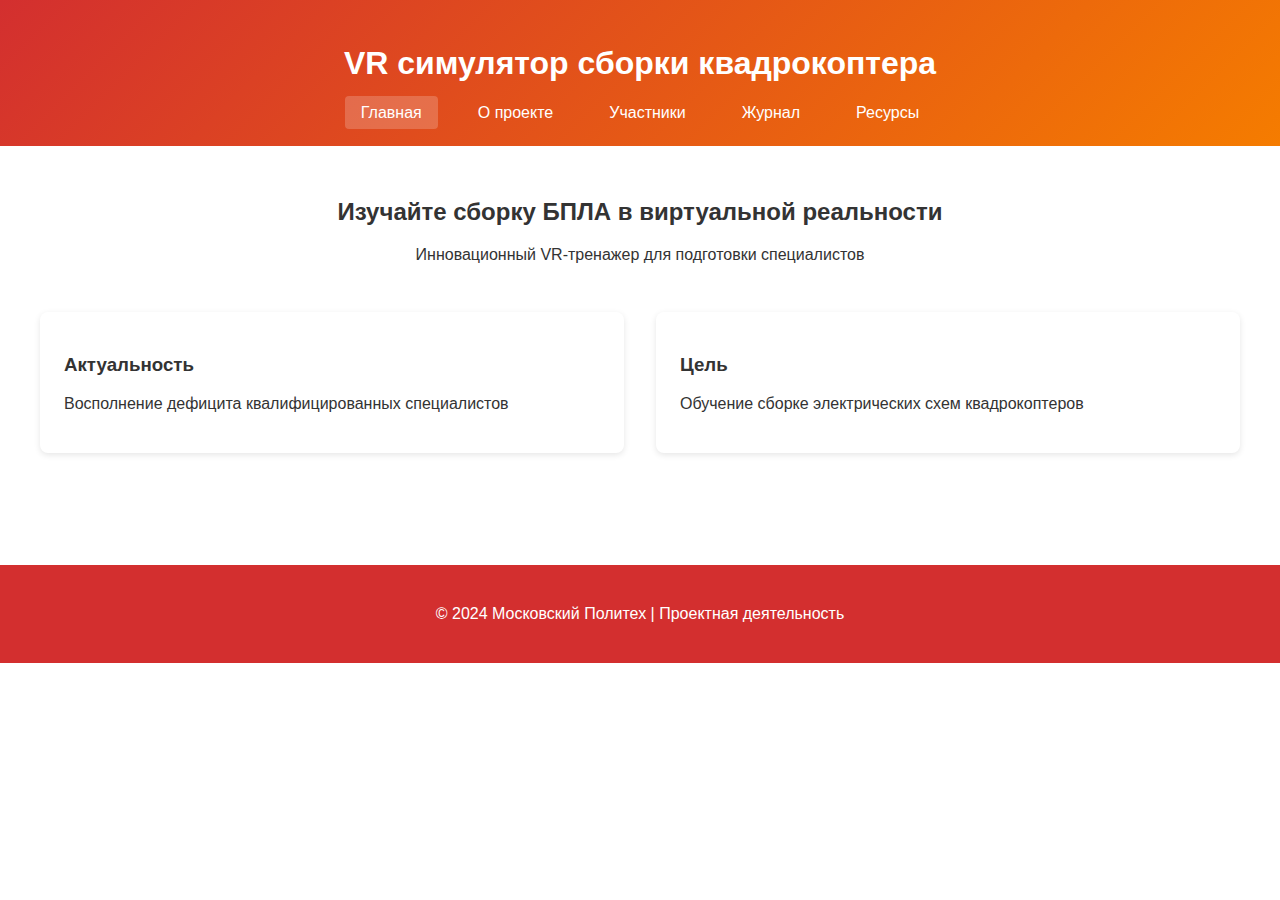
<file: SITE/index.html>
<!DOCTYPE html>
<html lang="ru">
<head>
    <meta charset="UTF-8">
    <meta name="viewport" content="width=device-width, initial-scale=1.0">
    <title>VR симулятор | Главная</title>
    <style>
        :root {
            --primary-red: #d32f2f;
            --primary-orange: #f57c00;
            --primary-white: #ffffff;
            --content-padding: min(5vw, 2.5rem);
            --max-width: 1200px;
        }
        body {
            font-family: 'Segoe UI', Tahoma, Geneva, Verdana, sans-serif;
            margin: 0;
            padding: 0;
            background: var(--primary-white);
            color: #333;
        }
        header {
            background: linear-gradient(135deg, var(--primary-red), var(--primary-orange));
            color: white;
            padding: 1.5rem var(--content-padding);
            text-align: center;
        }
        nav ul {
            list-style: none;
            padding: 0;
            display: flex;
            justify-content: center;
            gap: 1.5rem;
            margin: 1rem 0 0;
        }
        nav a {
            color: white;
            text-decoration: none;
            padding: 0.5rem 1rem;
            border-radius: 4px;
        }
        nav a.active {
            background: rgba(255,255,255,0.2);
        }
        main {
            padding: 2rem var(--content-padding);
            max-width: var(--max-width);
            margin: 0 auto;
        }
        .hero {
            text-align: center;
            margin-bottom: 3rem;
        }
        .features {
            display: grid;
            grid-template-columns: repeat(auto-fit, minmax(300px, 1fr));
            gap: 2rem;
            margin: 2rem 0;
        }
        .feature-card {
            background: white;
            padding: 1.5rem;
            border-radius: 8px;
            box-shadow: 0 2px 6px rgba(0,0,0,0.1);
        }
        footer {
            background: var(--primary-red);
            color: white;
            text-align: center;
            padding: 1.5rem var(--content-padding);
            margin-top: 3rem;
        }
        @media (max-width: 768px) {
            :root {
                --content-padding: 1.5rem;
            }
            nav ul {
                flex-wrap: wrap;
            }
        }
    </style>
</head>
<body>
    <header>
        <h1>VR симулятор сборки квадрокоптера</h1>
        <nav>
            <ul>
                <li><a href="index.html" class="active">Главная</a></li>
                <li><a href="about.html">О проекте</a></li>
                <li><a href="team.html">Участники</a></li>
                <li><a href="journal.html">Журнал</a></li>
                <li><a href="resources.html">Ресурсы</a></li>
            </ul>
        </nav>
    </header>

    <main>
        <section class="hero">
            <h2>Изучайте сборку БПЛА в виртуальной реальности</h2>
            <p>Инновационный VR-тренажер для подготовки специалистов</p>
        </section>

        <section class="features">
            <div class="feature-card">
                <h3>Актуальность</h3>
                <p>Восполнение дефицита квалифицированных специалистов</p>
            </div>
            <div class="feature-card">
                <h3>Цель</h3>
                <p>Обучение сборке электрических схем квадрокоптеров</p>
            </div>
        </section>
    </main>

    <footer>
        <p>© 2024 Московский Политех | Проектная деятельность</p>
    </footer>
</body>
</html>
</file>
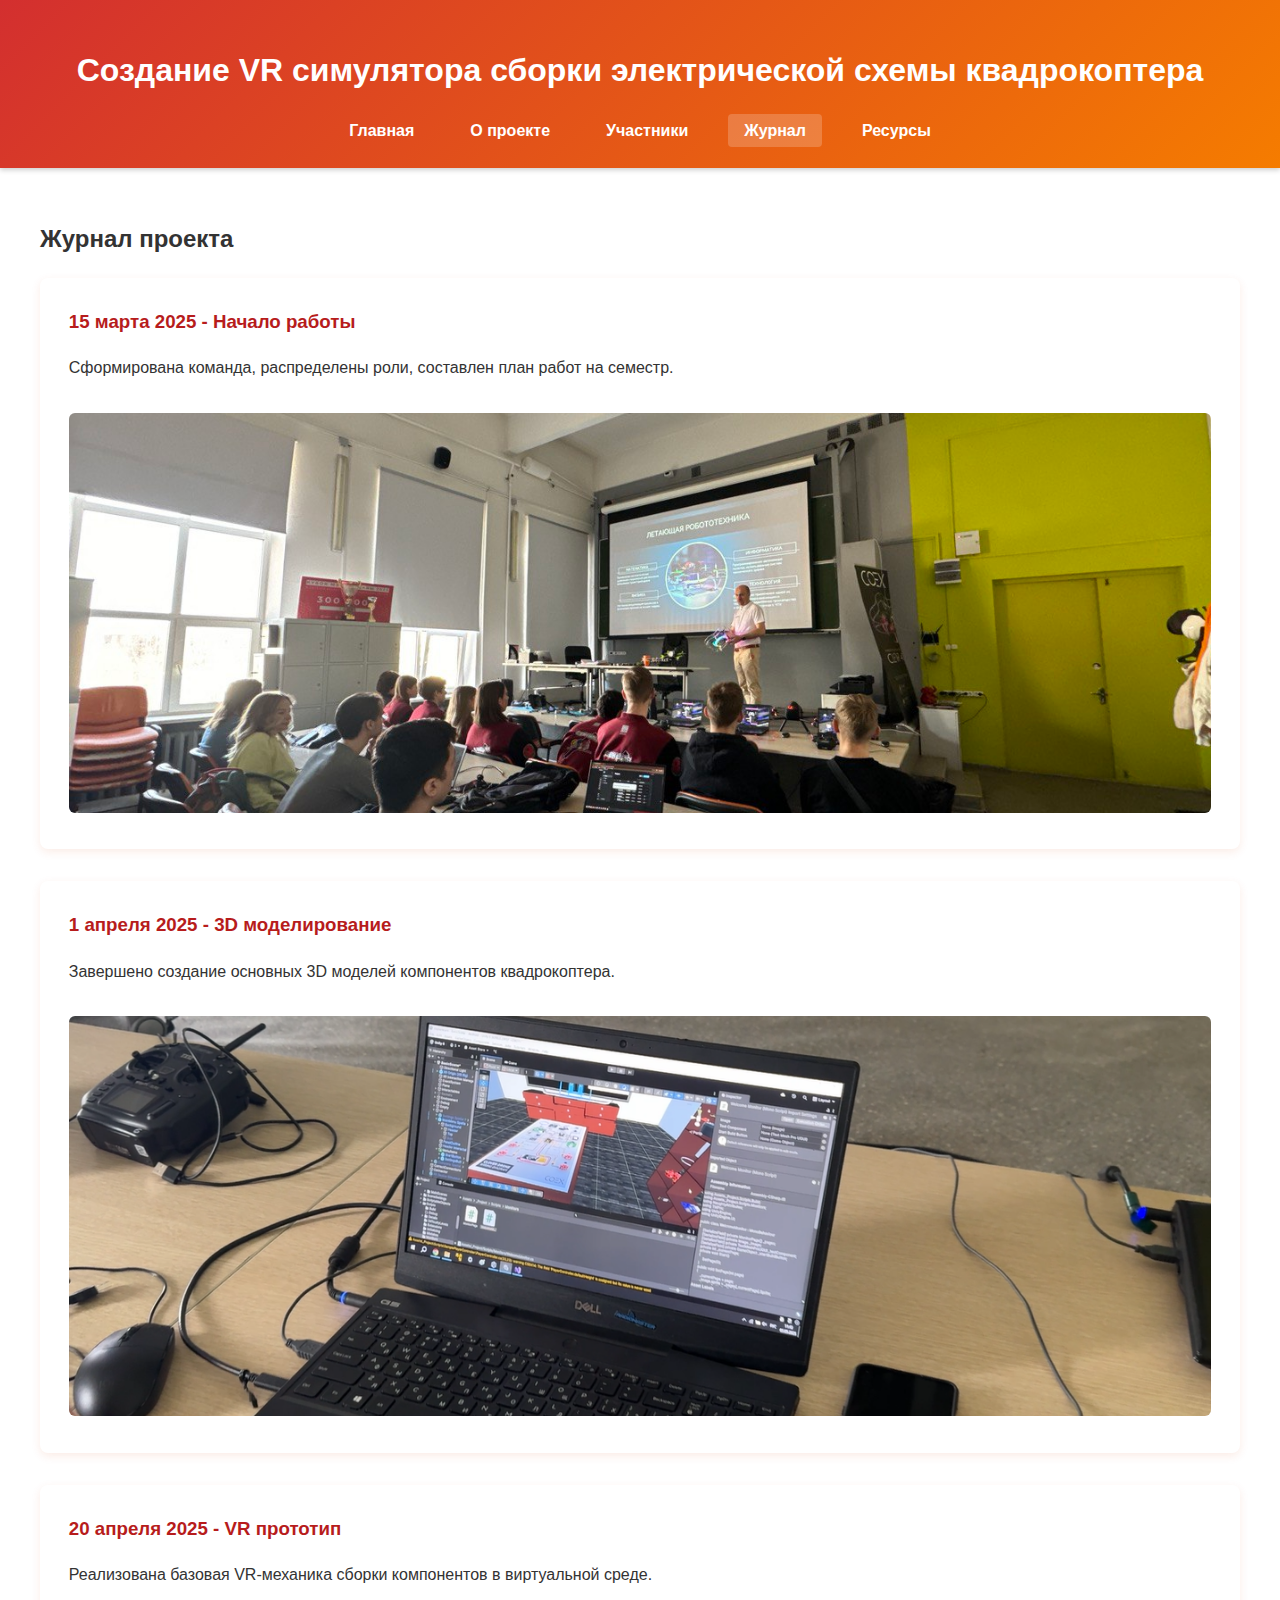
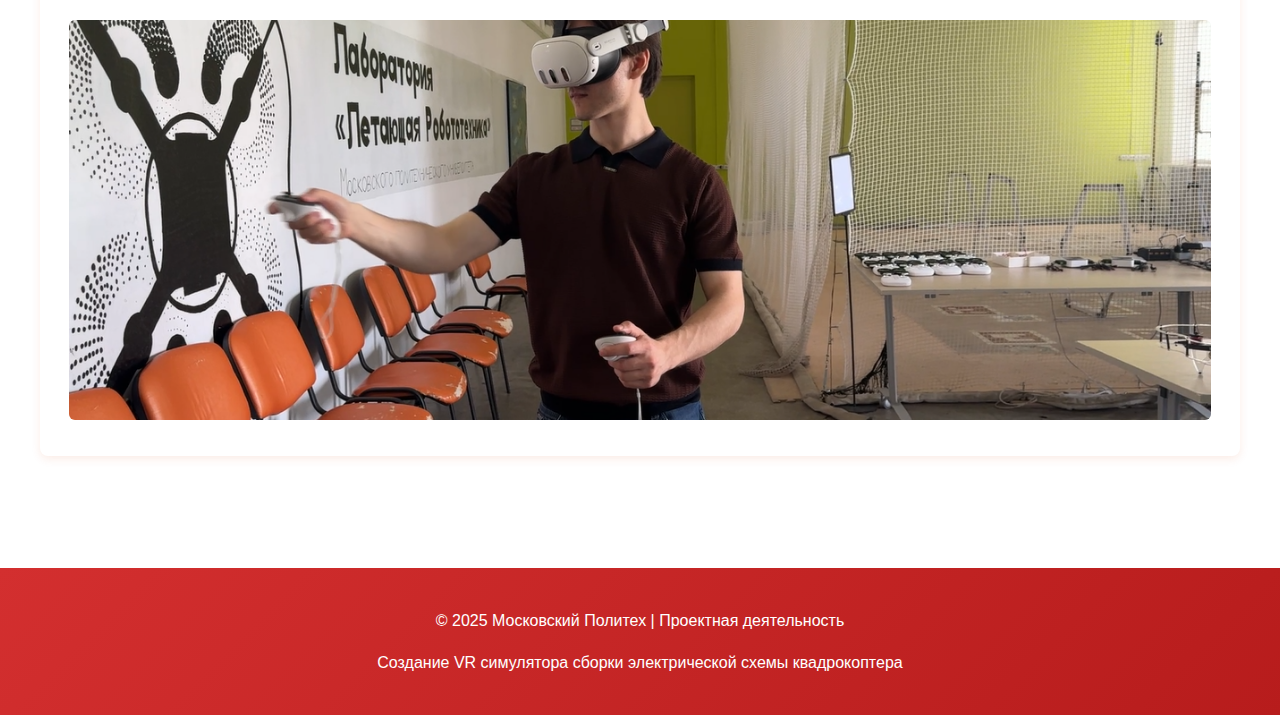
<file: SITE/journal.html>
<!DOCTYPE html>
<html lang="ru">
<head>
    <meta charset="UTF-8">
    <meta name="viewport" content="width=device-width, initial-scale=1.0">
    <title>Создание VR симулятора сборки электрической схемы квадрокоптера | Журнал</title>
    <style>
        :root {
            --primary-red: #d32f2f;
            --primary-orange: #f57c00;
            --primary-white: #ffffff;
            --dark-accent: #b71c1c;
            --content-padding: min(5vw, 2.5rem);
            --max-width: 1200px;
        }
        body {
            font-family: 'Segoe UI', Tahoma, Geneva, Verdana, sans-serif;
            margin: 0;
            padding: 0;
            background: var(--primary-white);
            color: #333;
            line-height: 1.6;
        }
        header {
            background: linear-gradient(135deg, var(--primary-red), var(--primary-orange));
            color: white;
            padding: 1.5rem var(--content-padding);
            text-align: center;
            box-shadow: 0 2px 5px rgba(0,0,0,0.2);
        }
        nav ul {
            list-style: none;
            padding: 0;
            display: flex;
            justify-content: center;
            gap: 1.5rem;
            margin: 1rem 0 0;
            flex-wrap: wrap;
        }
        nav a {
            color: white;
            text-decoration: none;
            font-weight: 600;
            padding: 0.5rem 1rem;
            border-radius: 4px;
            transition: all 0.3s ease;
        }
        nav a:hover, nav a.active {
            background: rgba(255,255,255,0.2);
            transform: translateY(-2px);
        }
        main {
            padding: 2rem var(--content-padding);
            max-width: var(--max-width);
            margin: 0 auto;
        }
        .journal-entry {
            background: white;
            padding: 1.8rem;
            border-radius: 8px;
            margin-bottom: 2rem;
            box-shadow: 0 3px 10px rgba(214, 69, 0, 0.1);
        }
        .journal-entry h3 {
            color: var(--dark-accent);
            margin-top: 0;
        }
        .journal-entry img {
            width: 100%;
            max-height: 400px;
            object-fit: cover;
            border-radius: 6px;
            margin-top: 1rem;
        }
        footer {
            background: linear-gradient(135deg, var(--primary-red), var(--dark-accent));
            color: white;
            text-align: center;
            padding: 1.5rem var(--content-padding);
            margin-top: 3rem;
        }
        @media (max-width: 768px) {
            :root {
                --content-padding: 1.5rem;
            }
        }
    </style>
</head>
<body>
    <header>
        <h1>Создание VR симулятора сборки электрической схемы квадрокоптера</h1>
        <nav>
            <ul>
                <li><a href="index.html">Главная</a></li>
                <li><a href="about.html">О проекте</a></li>
                <li><a href="team.html">Участники</a></li>
                <li><a href="journal.html" class="active">Журнал</a></li>
                <li><a href="resources.html">Ресурсы</a></li>
            </ul>
        </nav>
    </header>

    <main>
        <h2>Журнал проекта</h2>
        
        <div class="journal-entry">
            <h3>15 марта 2025 - Начало работы</h3>
            <p>Сформирована команда, распределены роли, составлен план работ на семестр.</p>
            <img src="images/journal/team-meeting.jpg" alt="Совещание команды">
        </div>
        
        <div class="journal-entry">
            <h3>1 апреля 2025 - 3D моделирование</h3>
            <p>Завершено создание основных 3D моделей компонентов квадрокоптера.</p>
            <img src="images/journal/3d-models.jpg" alt="3D модели компонентов">
        </div>
        
        <div class="journal-entry">
            <h3>20 апреля 2025 - VR прототип</h3>
            <p>Реализована базовая VR-механика сборки компонентов в виртуальной среде.</p>
            <img src="images/journal/vr-test.jpg" alt="Тестирование VR">
        </div>
    </main>

    <footer>
        <p>© 2025 Московский Политех | Проектная деятельность</p>
        <p>Создание VR симулятора сборки электрической схемы квадрокоптера</p>
    </footer>
</body>
</html>
</file>
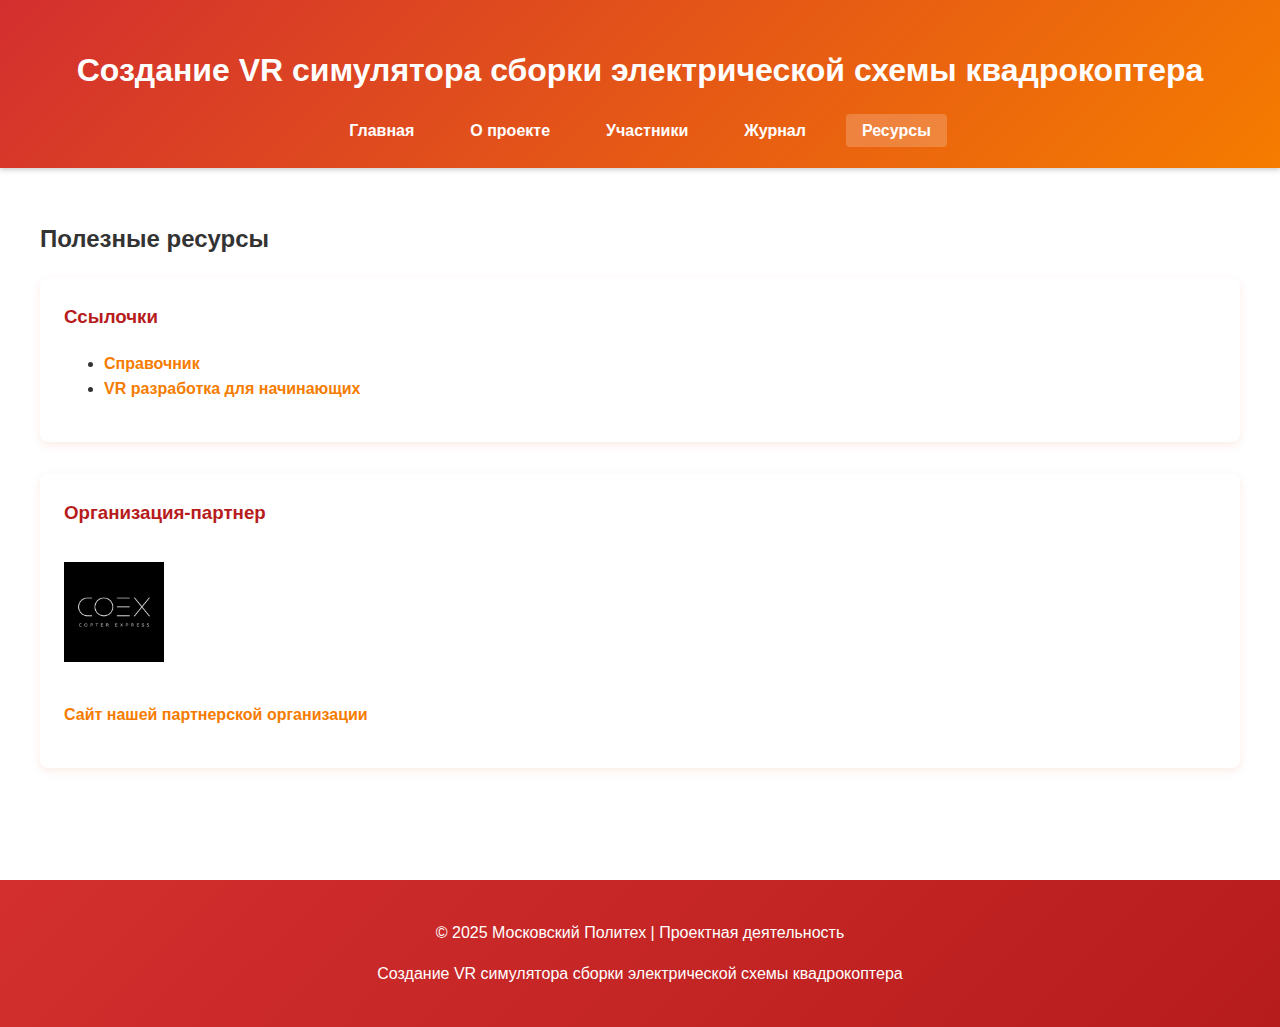
<file: SITE/resources.html>
<!DOCTYPE html>
<html lang="ru">
<head>
    <meta charset="UTF-8">
    <meta name="viewport" content="width=device-width, initial-scale=1.0">
    <title>Создание VR симулятора сборки электрической схемы квадрокоптера | Ресурсы</title>
    <style>
        :root {
            --primary-red: #d32f2f;
            --primary-orange: #f57c00;
            --primary-white: #ffffff;
            --dark-accent: #b71c1c;
            --content-padding: min(5vw, 2.5rem);
            --max-width: 1200px;
        }
        body {
            font-family: 'Segoe UI', Tahoma, Geneva, Verdana, sans-serif;
            margin: 0;
            padding: 0;
            background: var(--primary-white);
            color: #333;
            line-height: 1.6;
        }
        header {
            background: linear-gradient(135deg, var(--primary-red), var(--primary-orange));
            color: white;
            padding: 1.5rem var(--content-padding);
            text-align: center;
            box-shadow: 0 2px 5px rgba(0,0,0,0.2);
        }
        nav ul {
            list-style: none;
            padding: 0;
            display: flex;
            justify-content: center;
            gap: 1.5rem;
            margin: 1rem 0 0;
            flex-wrap: wrap;
        }
        nav a {
            color: white;
            text-decoration: none;
            font-weight: 600;
            padding: 0.5rem 1rem;
            border-radius: 4px;
            transition: all 0.3s ease;
        }
        nav a:hover, nav a.active {
            background: rgba(255,255,255,0.2);
            transform: translateY(-2px);
        }
        main {
            padding: 2rem var(--content-padding);
            max-width: var(--max-width);
            margin: 0 auto;
        }
        .resource-card {
            background: white;
            padding: 1.5rem;
            border-radius: 8px;
            margin-bottom: 2rem;
            box-shadow: 0 3px 10px rgba(214, 69, 0, 0.1);
        }
        .resource-card h3 {
            color: var(--dark-accent);
            margin-top: 0;
        }
        .resource-card a {
            color: var(--primary-orange);
            font-weight: 600;
            text-decoration: none;
            transition: color 0.3s ease;
        }
        .resource-card a:hover {
            color: var(--primary-red);
            text-decoration: underline;
        }
        .partner-logo {
            max-width: 200px;
            max-height: 100px;
            width: auto;
            height: auto;
            object-fit: contain;
            margin: 1rem 0;
            transition: transform 0.3s ease;
        }
        .partner-logo:hover {
            transform: scale(1.05);
        }
        footer {
            background: linear-gradient(135deg, var(--primary-red), var(--dark-accent));
            color: white;
            text-align: center;
            padding: 1.5rem var(--content-padding);
            margin-top: 3rem;
        }
        @media (max-width: 768px) {
            :root {
                --content-padding: 1.5rem;
            }
            .partner-logo {
                max-width: 150px;
            }
        }
    </style>
</head>
<body>
    <header>
        <h1>Создание VR симулятора сборки электрической схемы квадрокоптера</h1>
        <nav>
            <ul>
                <li><a href="index.html">Главная</a></li>
                <li><a href="about.html">О проекте</a></li>
                <li><a href="team.html">Участники</a></li>
                <li><a href="journal.html">Журнал</a></li>
                <li><a href="resources.html" class="active">Ресурсы</a></li>
            </ul>
        </nav>
    </header>

    <main>
        <h2>Полезные ресурсы</h2>
        
        <div class="resource-card">
            <h3>Ссылочки</h3>
            <ul>
                <li>
                    <a href="https://clover.coex.tech/ru/" 
                       target="_blank" 
                       rel="noopener noreferrer">
                        Справочник
                    </a>
                </li>
                <li>
                    <a href="https://www.youtube.com/watch?v=7r8QGtDQ67E" 
                       target="_blank" 
                       rel="noopener noreferrer">
                        VR разработка для начинающих
                    </a>
                </li>
            </ul>
        </div>
        
        <div class="resource-card">
            <h3>Организация-партнер</h3>
            <a href="https://ru.coex.tech/" target="_blank" rel="noopener noreferrer">
                <img src="images/partners/logo-partner.jpg" alt="Логотип партнера" class="partner-logo">
            </a>
            <p>
                <a href="https://ru.coex.tech/" 
                   target="_blank" 
                   rel="noopener noreferrer">
                    Сайт нашей партнерской организации
                </a>
            </p>
        </div>
    </main>

    <footer>
        <p>© 2025 Московский Политех | Проектная деятельность</p>
        <p>Создание VR симулятора сборки электрической схемы квадрокоптера</p>
    </footer>
</body>
</html>
</file>
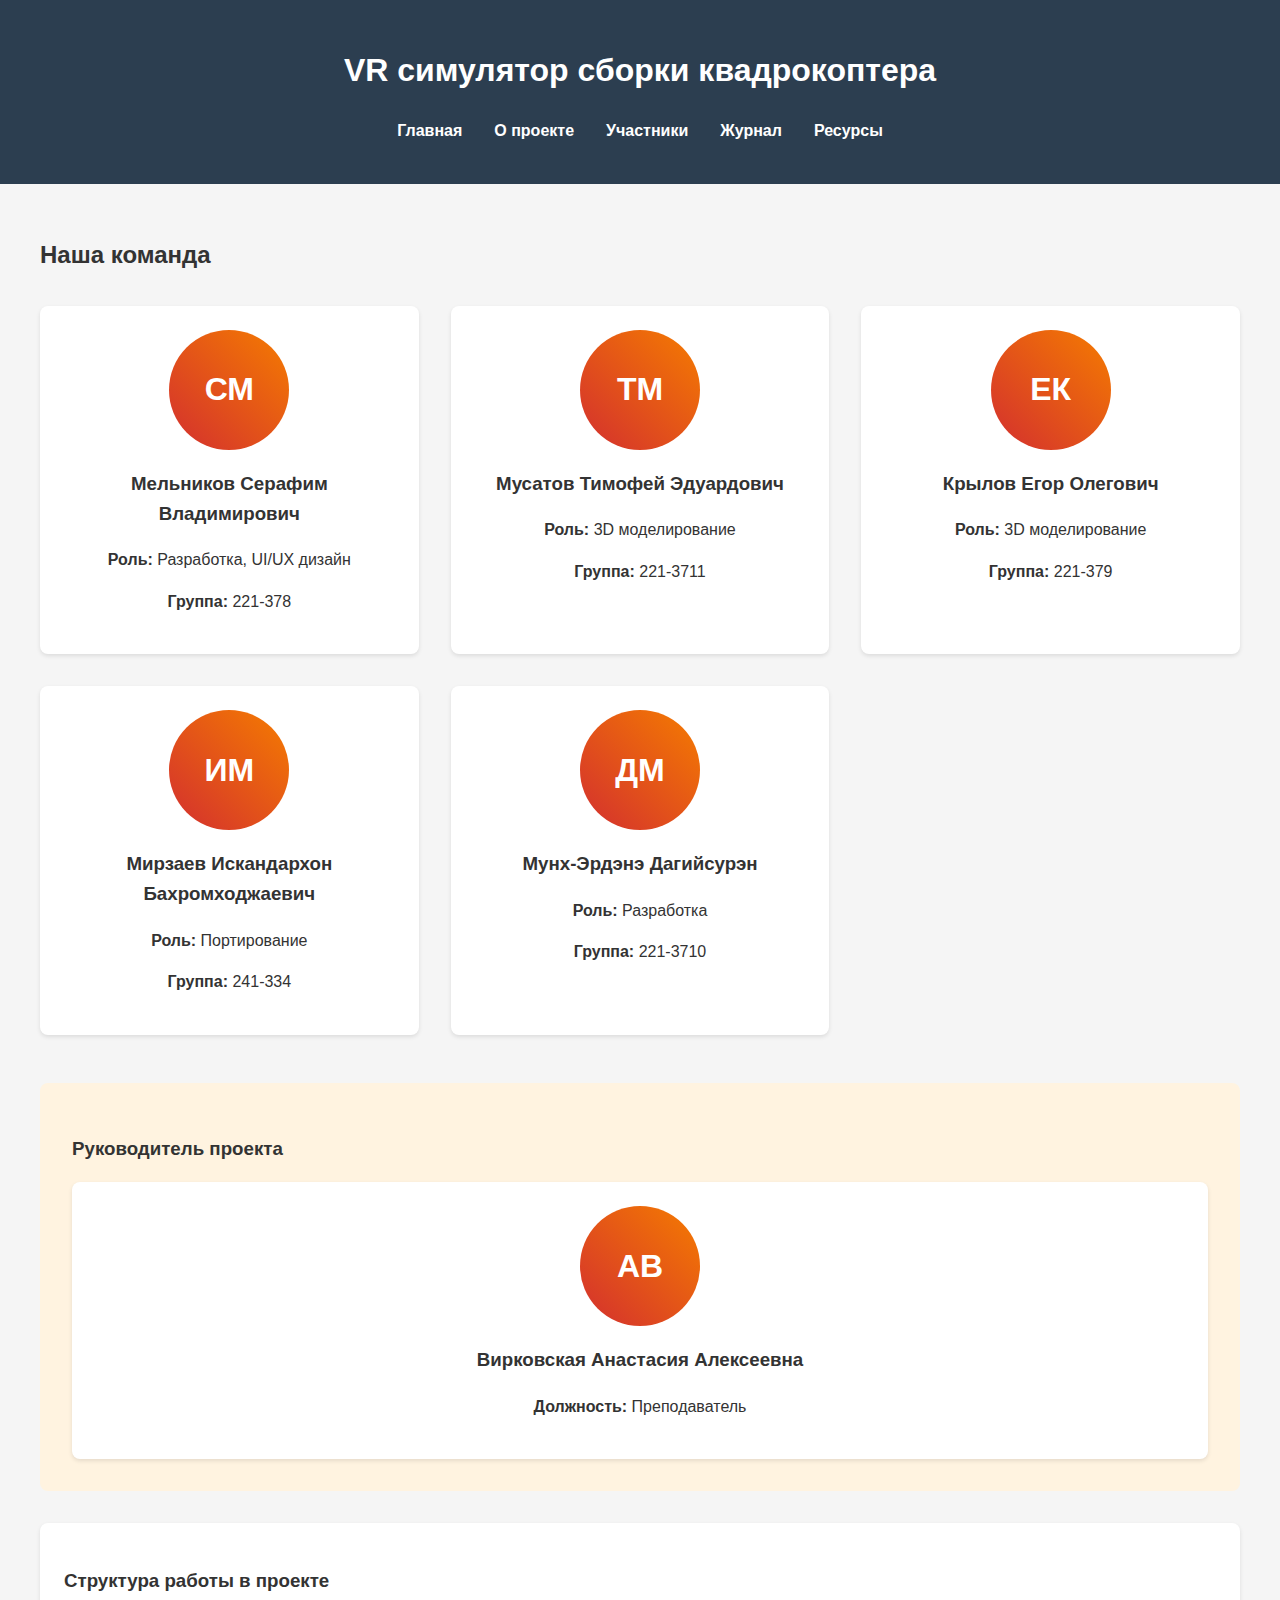
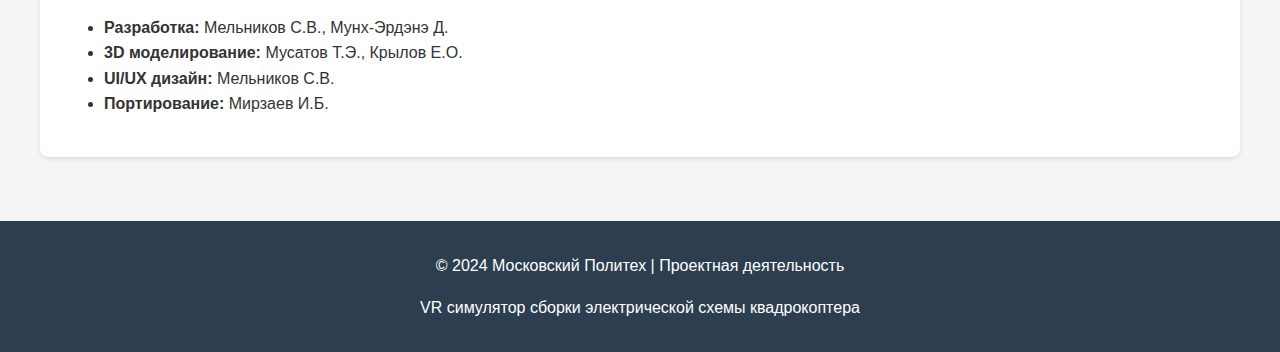
<file: SITE/team.html>
<!DOCTYPE html>
<html lang="ru">
<head>
    <meta charset="UTF-8">
    <meta name="viewport" content="width=device-width, initial-scale=1.0">
    <title>VR симулятор | Участники</title>
    <link rel="stylesheet" href="css/style.css">
    <style>
        .team-container {
            display: grid;
            grid-template-columns: repeat(auto-fill, minmax(300px, 1fr));
            gap: 2rem;
            margin: 2rem 0;
        }
        .team-member {
            background: white;
            border-radius: 8px;
            padding: 1.5rem;
            box-shadow: 0 2px 4px rgba(0,0,0,0.1);
            text-align: center;
            transition: all 0.3s ease;
        }
        .team-member:hover {
            transform: translateY(-5px);
            box-shadow: 0 5px 15px rgba(214, 69, 0, 0.2);
        }
        .avatar {
            width: 120px;
            height: 120px;
            border-radius: 50%;
            background: linear-gradient(45deg, #d32f2f, #f57c00);
            color: white;
            display: flex;
            align-items: center;
            justify-content: center;
            font-size: 2rem;
            margin: 0 auto 1rem;
            font-weight: bold;
        }
        .supervisor {
            background-color: #fff3e0;
            padding: 2rem;
            margin-top: 3rem;
            border-radius: 8px;
        }
        .team-structure {
            background: white;
            padding: 1.5rem;
            border-radius: 8px;
            margin-top: 2rem;
            box-shadow: 0 2px 4px rgba(0,0,0,0.1);
        }
    </style>
</head>
<body>
    <header>
        <h1>VR симулятор сборки квадрокоптера</h1>
        <nav>
            <ul>
                <li><a href="index.html">Главная</a></li>
                <li><a href="about.html">О проекте</a></li>
                <li><a href="team.html" class="active">Участники</a></li>
                <li><a href="journal.html">Журнал</a></li>
                <li><a href="resources.html">Ресурсы</a></li>
            </ul>
        </nav>
    </header>

    <main>
        <section>
            <h2>Наша команда</h2>
            
            <div class="team-container">
                <div class="team-member">
                    <div class="avatar">СМ</div>
                    <h3>Мельников Серафим Владимирович</h3>
                    <p><strong>Роль:</strong> Разработка, UI/UX дизайн</p>
                    <p><strong>Группа:</strong> 221-378</p>
                </div>
                
                <div class="team-member">
                    <div class="avatar">ТМ</div>
                    <h3>Мусатов Тимофей Эдуардович</h3>
                    <p><strong>Роль:</strong> 3D моделирование</p>
                    <p><strong>Группа:</strong> 221-3711</p>
                </div>
                
                <div class="team-member">
                    <div class="avatar">ЕК</div>
                    <h3>Крылов Егор Олегович</h3>
                    <p><strong>Роль:</strong> 3D моделирование</p>
                    <p><strong>Группа:</strong> 221-379</p>
                </div>
                
                <div class="team-member">
                    <div class="avatar">ИМ</div>
                    <h3>Мирзаев Искандархон Бахромходжаевич</h3>
                    <p><strong>Роль:</strong> Портирование</p>
                    <p><strong>Группа:</strong> 241-334</p>
                </div>
                
                <div class="team-member">
                    <div class="avatar">ДМ</div>
                    <h3>Мунх-Эрдэнэ Дагийсурэн</h3>
                    <p><strong>Роль:</strong> Разработка</p>
                    <p><strong>Группа:</strong> 221-3710</p>
                </div>
            </div>

            <div class="supervisor">
                <h3>Руководитель проекта</h3>
                <div class="team-member">
                    <div class="avatar">АВ</div>
                    <h3>Вирковская Анастасия Алексеевна</h3>
                    <p><strong>Должность:</strong> Преподаватель</p>
                </div>
            </div>

            <div class="team-structure">
                <h3>Структура работы в проекте</h3>
                <ul>
                    <li><strong>Разработка:</strong> Мельников С.В., Мунх-Эрдэнэ Д.</li>
                    <li><strong>3D моделирование:</strong> Мусатов Т.Э., Крылов Е.О.</li>
                    <li><strong>UI/UX дизайн:</strong> Мельников С.В.</li>
                    <li><strong>Портирование:</strong> Мирзаев И.Б.</li>
                </ul>
            </div>
        </section>
    </main>

    <footer>
        <p>© 2024 Московский Политех | Проектная деятельность</p>
        <p>VR симулятор сборки электрической схемы квадрокоптера</p>
    </footer>
</body>
</html>
</file>
<file: SITE/css/style.css>
body {
    font-family: 'Segoe UI', Tahoma, Geneva, Verdana, sans-serif;
    line-height: 1.6;
    margin: 0;
    padding: 0;
    color: #333;
    background-color: #f5f5f5;
}

header {
    background: #2c3e50;
    color: white;
    padding: 1.5rem;
    text-align: center;
}

nav ul {
    list-style: none;
    padding: 0;
    display: flex;
    justify-content: center;
    gap: 2rem;
    flex-wrap: wrap;
}

nav a {
    color: white;
    text-decoration: none;
    font-weight: bold;
}

main {
    padding: 2rem;
    max-width: 1200px;
    margin: 0 auto;
}

.hero {
    text-align: center;
    margin-bottom: 3rem;
}

.main-image {
    max-width: 100%;
    height: auto;
    border-radius: 8px;
    margin: 1rem 0;
}

.features {
    display: flex;
    gap: 2rem;
    flex-wrap: wrap;
    justify-content: center;
}

.feature-card {
    background: white;
    border-radius: 8px;
    padding: 1.5rem;
    width: 300px;
    box-shadow: 0 2px 5px rgba(0,0,0,0.1);
}

.team-table {
    width: 100%;
    border-collapse: collapse;
    margin: 1rem 0;
}

.team-table th, .team-table td {
    border: 1px solid #ddd;
    padding: 8px;
    text-align: left;
}

.team-table th {
    background-color: #2c3e50;
    color: white;
}

footer {
    background: #2c3e50;
    color: white;
    text-align: center;
    padding: 1rem;
    margin-top: 2rem;
}
</file>
